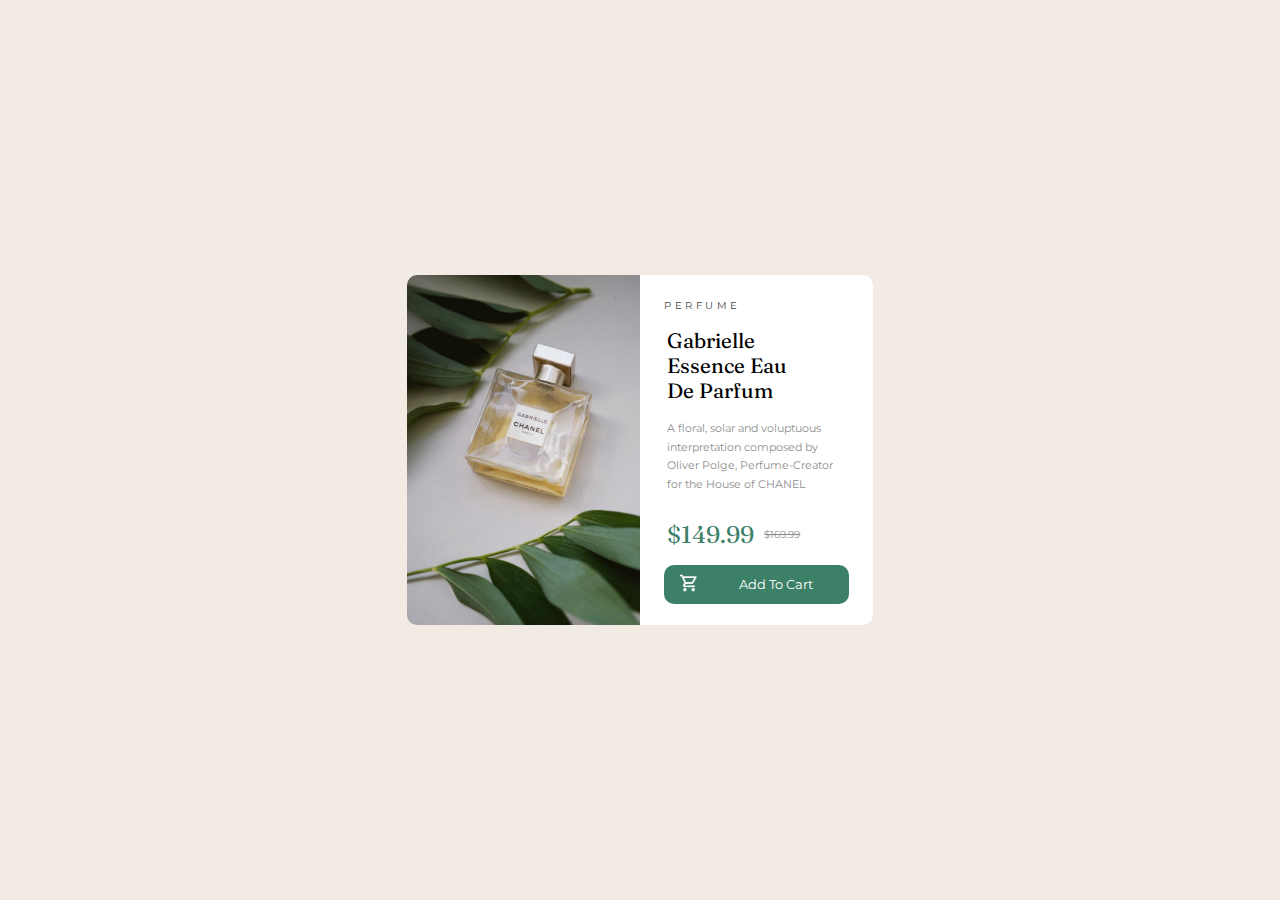
<file: index.html>
<!DOCTYPE html>
<html lang="en">
<head>
    <meta charset="UTF-8">
    <meta name="viewport" content="width=device-width, initial-scale=1.0">
    <link rel="stylesheet" href="style.css">
    <title>Document</title>
    <link rel="preconnect" href="https://fonts.googleapis.com">
<link rel="preconnect" href="https://fonts.gstatic.com" crossorigin>
<link rel="preconnect" href="https://fonts.googleapis.com">
<link rel="preconnect" href="https://fonts.gstatic.com" crossorigin>
<link href="https://fonts.googleapis.com/css2?family=Montserrat:wght@500&display=swap" rel="stylesheet">
<link href="https://fonts.googleapis.com/css2?family=Fraunces:ital,opsz,wght@0,9..144,800;1,9..144,900&display=swap" rel="stylesheet">
</head>
<body>
    <div class="center-container">
        <div class="center-container__img-container">
            <img class="center-container__img-container__img" src="./image-product-desktop.jpg" alt="" srcset="">
        </div>
        <div class="center-container__content">
<div class="center-container__content__perfume">PERFUME</div>
<div class="center-container__content__head">Gabrielle <br> Essence Eau<br> De Parfum</div>
<div class="center-container__content__matter">A floral, solar and voluptuous interpretation composed by Oliver Polge, Perfume-Creator for the House of CHANEL</div>
<div class="center-container__content__price">
    <div class="center-container__content__price__current">$149.99</div>
    <div class="center-container__content__price__previous">$169.99</div>

</div>
<button class="center-container__content__button">
    <div class="center-container__content__button__img"><img height="20px" src="./icons8-cart-48.png" alt=""></div><div class="center-container__content__button__add">Add To Cart</div></button>
        </div>
    </div>
</body>
</html>
</file>
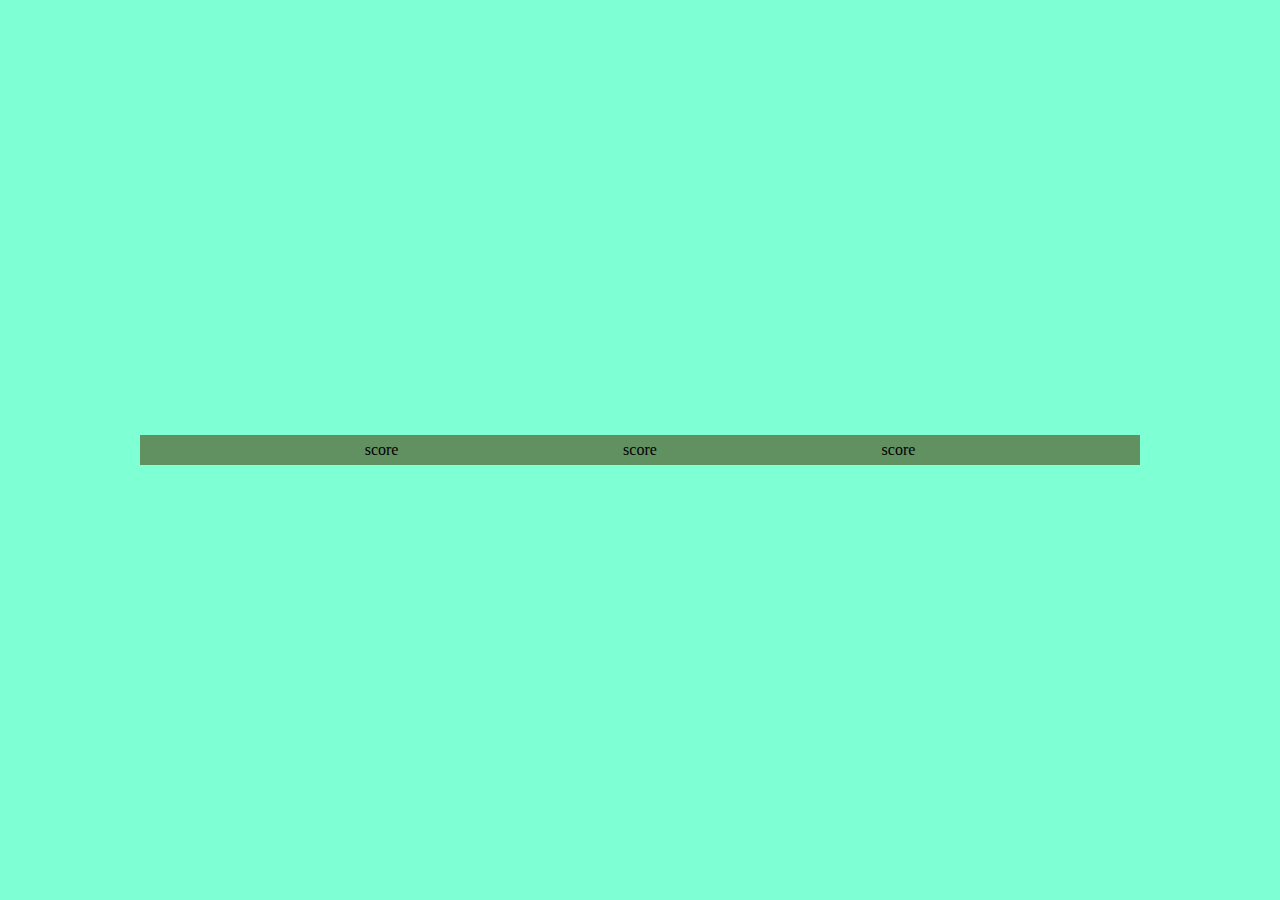
<file: bubble.html>
<!DOCTYPE html>
<html lang="en">
    <head>
        <meta charset="UTF-8">
        <meta name="viewport" content="width=device-width, initial-scale=1.0">
        <title>Bubble game</title>
        <link rel="stylesheet" href="styles.css">
    </head>
    <body>
        <div class="rizul">
            <div class="kanishk">
                <div class="rahul">
                    <div class="divesh">score</div>
                    <div class="divesh">score</div>
                    <div class="divesh">score</div>
                </div>
            </div>
        </div>

    </body>
</html>
</file>
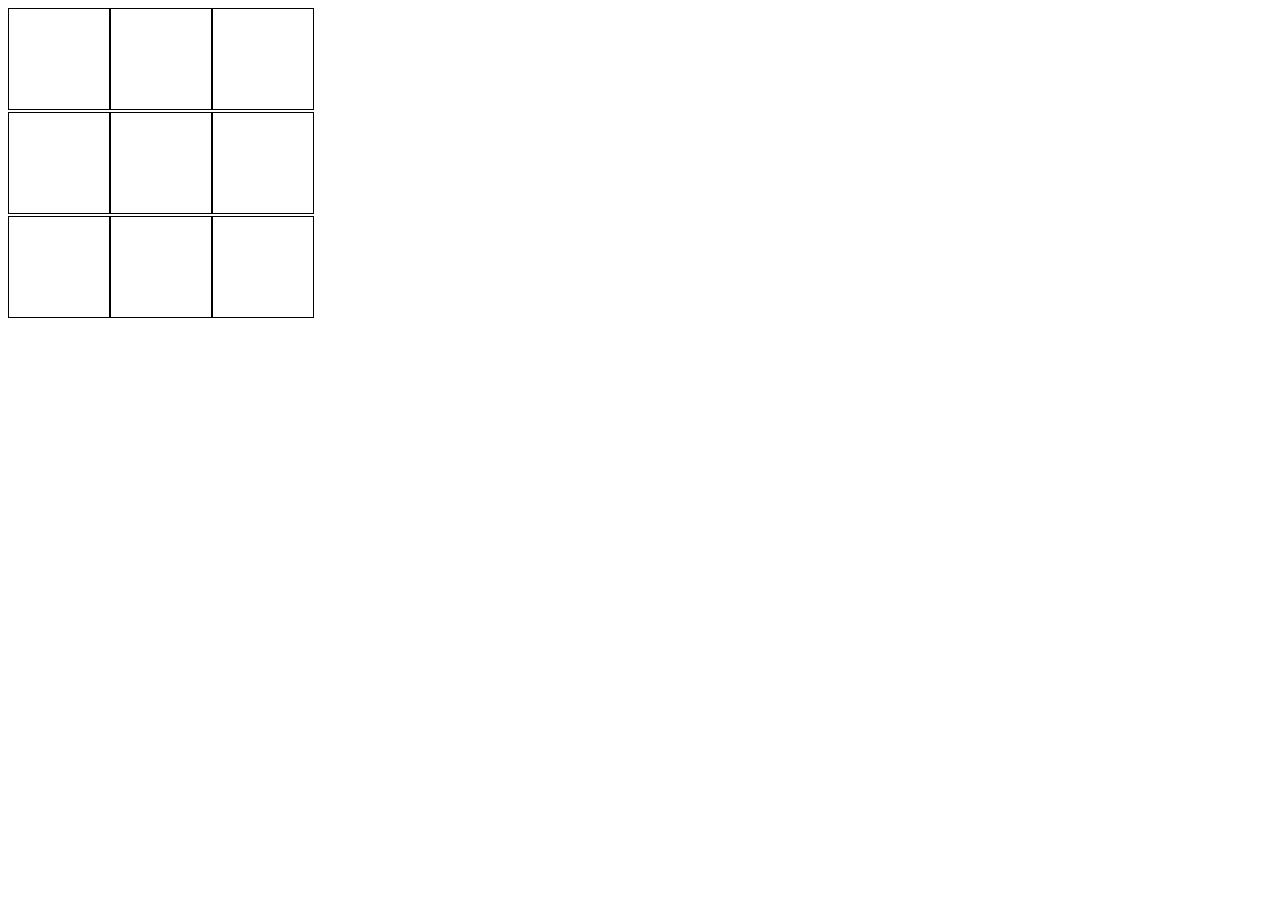
<file: tic.html>
<!DOCTYPE html>
<html>
<head>
<style>
  .board {
    display: grid;
    grid-template-columns: repeat(3, 100px);
    grid-gap: 2px;
  }

  .cell {
    width: 100px;
    height: 100px;
    display: flex;
    justify-content: center;
    align-items: center;
    font-size: 24px;
    border: 1px solid black;
    cursor: pointer;
  }
</style>
</head>
<body>

<div class="board" id="board"></div>

<script>
const boardElement = document.getElementById('board');
const cells = [];

let currentPlayer = 'X';
let isGameOver = false;

function checkWinner() {
  const winningCombos = [
    [0, 1, 2], [3, 4, 5], [6, 7, 8], // Rows
    [0, 3, 6], [1, 4, 7], [2, 5, 8], // Columns
    [0, 4, 8], [2, 4, 6]           // Diagonals
  ];

  for (const combo of winningCombos) {
    const [a, b, c] = combo;
    if (cells[a] && cells[a] === cells[b] && cells[a] === cells[c]) {
      return cells[a];
    }
  }

  if (cells.every(cell => cell !== null)) {
    return 'draw';
  }

  return null;
}

function handleClick(index) {
  if (isGameOver || cells[index] !== null) {
    return;
  }

  cells[index] = currentPlayer;
  boardElement.children[index].textContent = currentPlayer;

  const winner = checkWinner();
  if (winner) {
    isGameOver = true;
    if (winner === 'draw') {
      alert('It\'s a draw!');
    } else {
      alert(`Player ${winner} wins!`);
    }
  } else {
    currentPlayer = currentPlayer === 'X' ? 'O' : 'X';
  }
}

function initializeGame() {
  for (let i = 0; i < 9; i++) {
    const cell = document.createElement('div');
    cell.classList.add('cell');
    cell.addEventListener('click', () => handleClick(i));
    cells.push(null);
    boardElement.appendChild(cell);
  }
}

initializeGame();
</script>

</body>
</html>
</file>
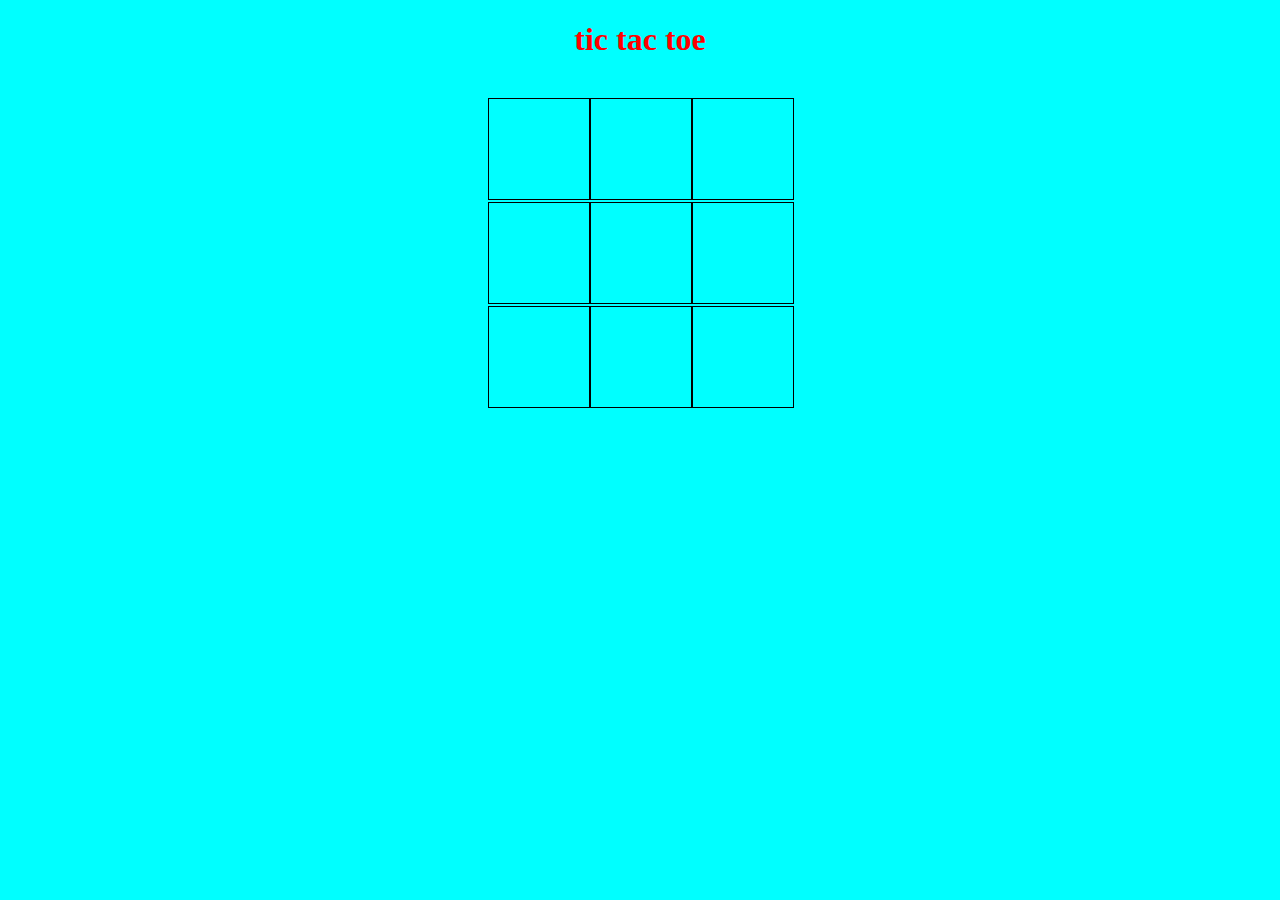
<file: tictaktoe.html>
<!DOCTYPE html>
<html>
<head>
<style>
    *{
        background-color:aqua;
    }
  .board {
    display: grid;
    grid-template-columns: repeat(3, 100px);
    grid-gap: 2px;
    justify-content: center;
    background-color:aqua;
    margin:40px;
  }

  .cell {
    width: 100px;
    height: 100px;
    display: flex;
    justify-content: center;
    align-items: center;
    font-size: 24px;
    border: 1px solid black;
    cursor: pointer;
    
  }
  .yu{
    justify-content: center;
    text-align:center;
    color: red;
  }
</style>
</head>
<body>
<h1 class="yu">tic tac toe</h1>
<div class="board" id="board"></div>


<script>
const boardElement = document.getElementById('board');
const cells = [];

let currentPlayer = 'X';
let isGameOver = false;

function checkWinner() {
  const winningCombos = [
    [0, 1, 2], [3, 4, 5], [6, 7, 8], // Rows
    [0, 3, 6], [1, 4, 7], [2, 5, 8], // Columns
    [0, 4, 8], [2, 4, 6]           // Diagonals
  ];

  for (const combo of winningCombos) {
    const [a, b, c] = combo;
    if (cells[a] && cells[a] === cells[b] && cells[a] === cells[c]) {
      return cells[a];
    }
  }

  if (cells.every(cell => cell !== null)) {
    return 'draw';
  }

  return null;
}

function handleClick(index) {
  if (isGameOver || cells[index] !== null) {
    return;
  }

  cells[index] = currentPlayer;
  boardElement.children[index].textContent = currentPlayer;

  const winner = checkWinner();
  if (winner) {
    isGameOver = true;
    if (winner === 'draw') {
      alert('It\'s a draw!');
    } else {
      alert(`Player ${winner} wins!`);
    }
  } else {
    currentPlayer = currentPlayer === 'X' ? 'O' : 'X';
  }
}

function initializeGame() {
  for (let i = 0; i < 9; i++) {
    const cell = document.createElement('div');
    cell.classList.add('cell');
    cell.addEventListener('click', () => handleClick(i));
    cells.push(null);
    boardElement.appendChild(cell);
  }
}

initializeGame();
</script>

</body>
</html>
</file>
<file: style.css>
* {
    margin: 0;
    padding: 0;
}

body {
    height: 100vh;
    width: 100vw;
    display: flex;
    background-color: hsl(30, 38%, 92%);
    align-items: center;
    justify-content: center;
}

.center-container {
    display: grid;
    grid-template-columns: 1fr 1fr;
    grid-template-rows: 350px;
    border-radius: 10px;
    overflow: hidden;
    margin: auto;
    max-width: 466px;
}

.center-container__img-container__img {
    height: 350px;
}

.center-container__content {
    background-color: white;
    padding: 1.5rem;
    display: flex;
    gap: 1rem;
    flex-direction: column;
}

.center-container__content__perfume {
    font-size: 10px;
    letter-spacing: 3.5px;
    font-family: "Montserrat";
    color: rgb(69, 69, 69);
}

.center-container__content__head {
    font-family: "Fraunces";
    padding-left: 3px;
    font-size: 1.3rem;
}

.center-container__content__matter {
    font-family: "montserrat";
    font-size: 11px;
    padding-left: 3px;
    line-height: 1.7;
    color: rgb(142, 142, 142);
}

.center-container__content__price {
    margin-top: 10px;
    margin-left: 3px;
    display: flex;
    gap: 10px;
}

.center-container__content__price__current {
    color: hsl(158, 36%, 37%);
    font-family: "Fraunces";
    font-size: 1.5rem;
}

.center-container__content__price__previous {
    padding-top: 8px;
    font-family: "montserrat";
    font-size: 10px;
    text-decoration: line-through;
    color: rgb(142, 142, 142);
}

.center-container__content__button {
    display: grid;
    grid-template-columns: 0.25fr 1fr;
    align-items: center;
    color: white;
    padding: 8px;
    font-family: "montserrat";
    border: none;
    gap: 5px;
    padding: 8px auto;
    border-radius: 10px;
    background-color: hsl(158, 36%, 37%);
}

/* Media Queries */

@media screen and (max-width: 768px) {
    .center-container__img-container__img {
        width: 100%;
        height: 100%;
    }

    .center-container {
        grid-template-columns: 1fr;
        grid-template-rows: auto;
    }
}
</file>
<file: styles.css>
* {
    margin: 0;
    padding: 0;
    box-sizing: border-box;
}

body {
    display: flex;
height:100vh;
width:100vw;
overflow-y: hidden;
overflow-x: hidden;
    background-color: aquamarine;
    align-items: center;
    justify-content: center;
}

.kanishk {
    margin: 300px;
    width: 1000px;
    height: 500px;
    background-color: aliceblue;
    justify-content: center;
    max-height: fit-content;
}
.rahul{
    background-color: rgb(97, 144, 97);
    display:flex;
    align-items:center;
    justify-content:space-evenly;
    height:30px;
    
    
}
</file>
